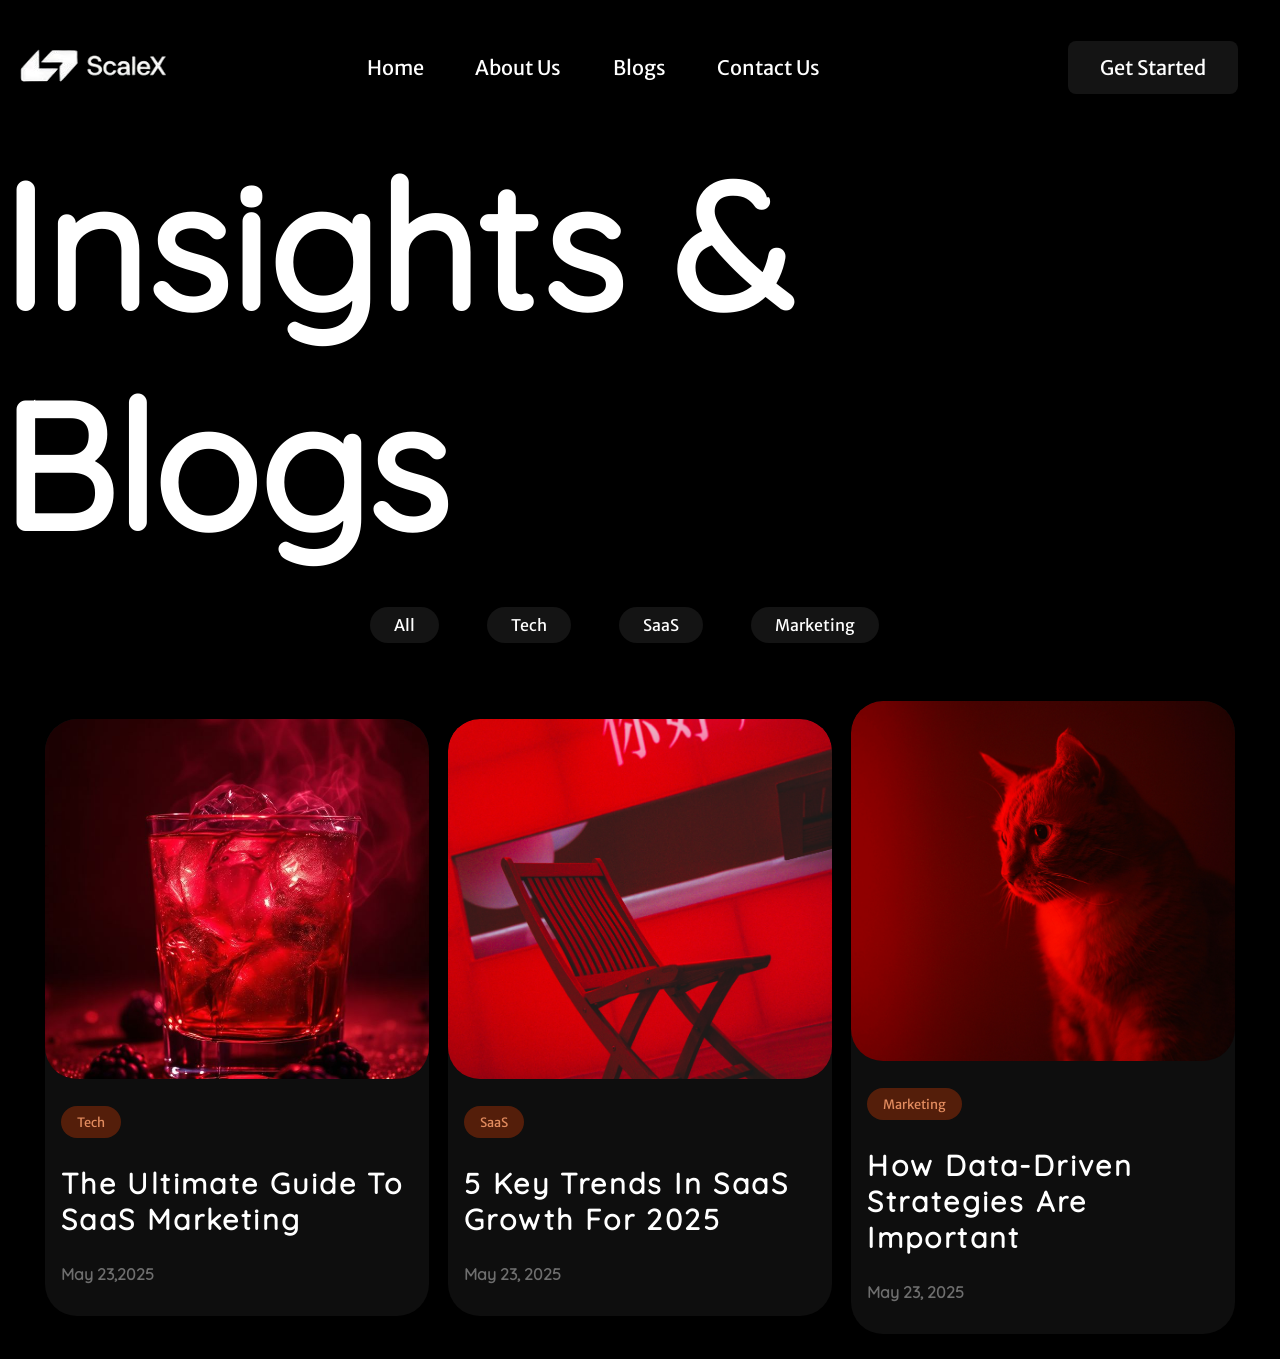
<file: task 3/easy/easy-1/index.html>
<!DOCTYPE html>
<html lang="en">
<head>
    <meta charset="UTF-8">
    <meta name="viewport" content="width=device-width, initial-scale=1.0">
    <title>ScaleX</title>
    <link rel="stylesheet" href="./style.css">
</head>
<body>
    <header class="header">
        <nav class="nav-bar">
            <div class="logo">
                <img src="./images/scaleX-logo.png" alt="scaleX logo">
            </div>
            <div class="nav-links">
                <a href="#">Home</a>
                <a href="#">About Us</a>
                <a href="#">Blogs</a>
                <a href="#">Contact Us</a>
            </div>
            <div class="nav-button">
                <button>Get Started</button>
            </div>
        </nav>
        <main class="main">
            <section class="hero">
                <h1 class="hero-text">
                    Insights & Blogs
                </h1>
            </section>

            <section class="category">
                <button>All</button>
                <button>Tech</button>
                <button>SaaS</button>
                <button>Marketing</button>
            </section>

            <section class="cards">
                <div class="card">
                    <img src="./images/card-1.jfif" alt="SaaS Marketing">
                    <button>Tech</button>
                    <h3>The Ultimate Guide To SaaS Marketing</h3>
                    <h5>May 23,2025</h5>
                </div>

                <div class="card">
                    <img src="./images/card-2.jpg" alt="Key Trends in SaaS">
                    <button>SaaS</button>
                    <h3>5 Key Trends In SaaS Growth For 2025</h3>
                    <h5>May 23, 2025</h5>
                </div>

                <div class="card">
                    <img src="./images/card-3.jpg" alt="Data-Driven Strategies">
                    <button>Marketing</button>
                    <h3>How Data-Driven Strategies Are Important</h3>
                    <h5>May 23, 2025</h5>
                </div>
            </section>
        </main>
    </header>
</body>
</html>
</file>
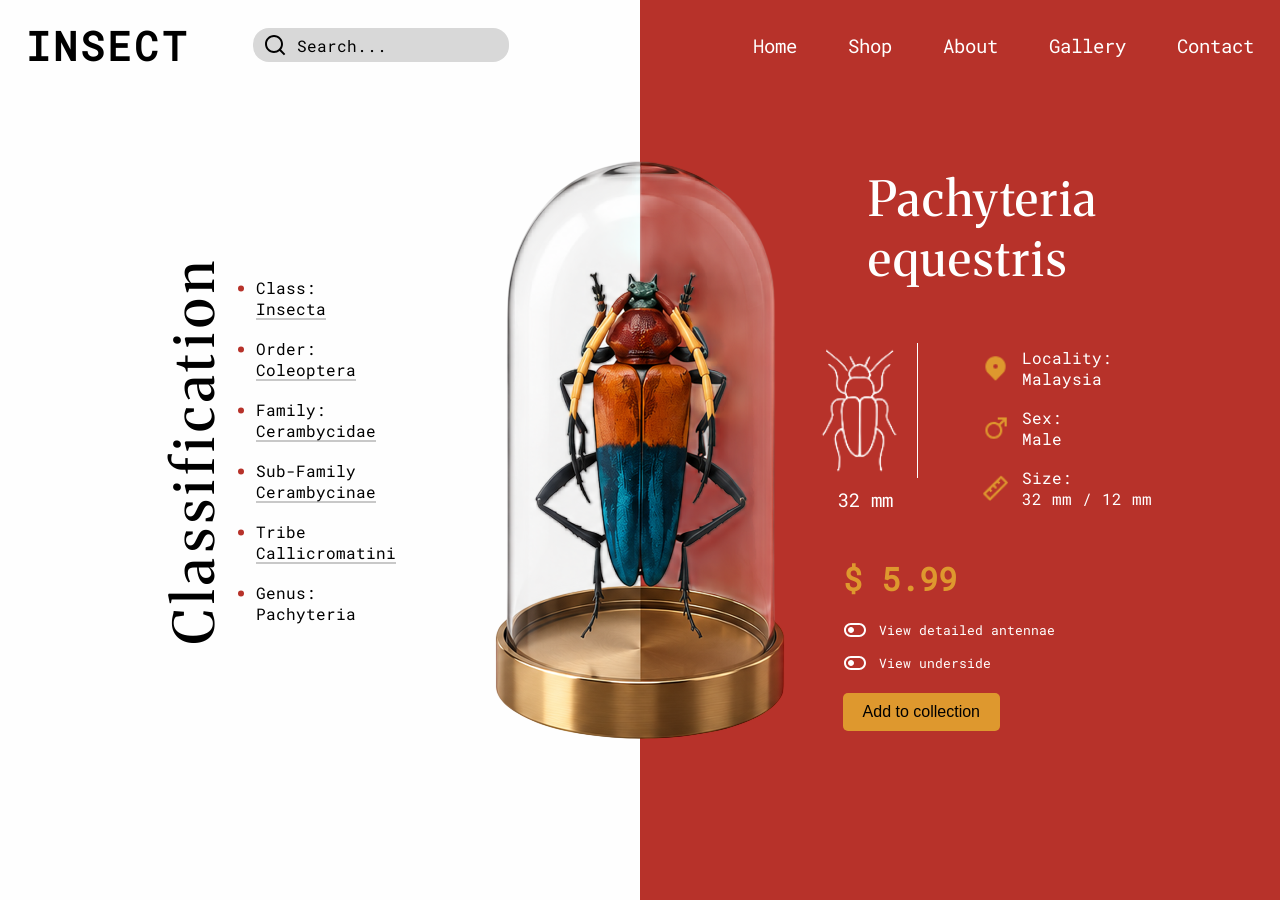
<file: task 3/hard/hard-1/index.html>
<!doctype html>
<html lang="en">
  <head>
    <meta charset="UTF-8" />
    <meta name="viewport" content="width=device-width, initial-scale=1.0" />
    <title>Insect</title>

    <link rel="stylesheet" href="./style.css" />
  </head>
  <body>
    <img
      class="insimg"
      src="./images/Untitled-Photoroom-Photoroom.png"
      alt=""
    />
    <div class="left-bg"></div>
    <div class="right-bg"></div>
    <header class="header">
      <div class="title">
        <h1>INSECT</h1>
        <div class="search-bar">
          <img src="./images/search-line.png" alt="search logo" />
          <p>Search...</p>
        </div>
      </div>
      <nav class="nav-links">
        <a href="#">Home</a>
        <a href="#">Shop</a>
        <a href="#">About</a>
        <a href="#">Gallery</a>
        <a href="#">Contact</a>
      </nav>
    </header>

    <main>
      <section>
        <div class="classification">
          <h1>Classification</h1>
          <div class="specs">
            <ul>
              <li>Class: <br />Insecta</li>
              <li>Order: <br />Coleoptera</li>
              <li>Family: <br />Cerambycidae</li>
              <li>Sub-Family <br />Cerambycinae</li>
              <li>Tribe <br />Callicromatini</li>
              <li>Genus: <br />Pachyteria</li>
            </ul>
          </div>
        </div>
      </section>
      <section class="details">
        <h2>Pachyteria <br />equestris</h2>
        <div class="naming-specs">
          <div class="micro-container">
            <img class="micro" src="./images/micro pic-Photoroom.png" alt="" />
            <p>32 mm</p>
          </div>
          <div class="det-container">
            <div class="det">
              <img src="./images/map-pin-2-fill.png" alt="" />
              <p>Locality: <br />Malaysia</p>
            </div>

            <div class="det">
              <img src="./images/men-line.png" alt="" />
              <p>Sex: <br />Male</p>
            </div>

            <div class="det">
              <img src="./images/ruler-line.png" alt="" />
              <p>Size: <br />32 mm / 12 mm</p>
            </div>
          </div>
        </div>

        <div class="price">
          <h3>$ 5.99</h3>
          <div class="toggle">
            <p><img src="./images/toggle-line.png" alt="toggle">View detailed antennae</p>
            <p><img src="./images/toggle-line.png" alt="toggle">View underside</p>
          </div>
          <button>Add to collection</button>
        </div>
      </section>
    </main>
  </body>
</html>
</file>
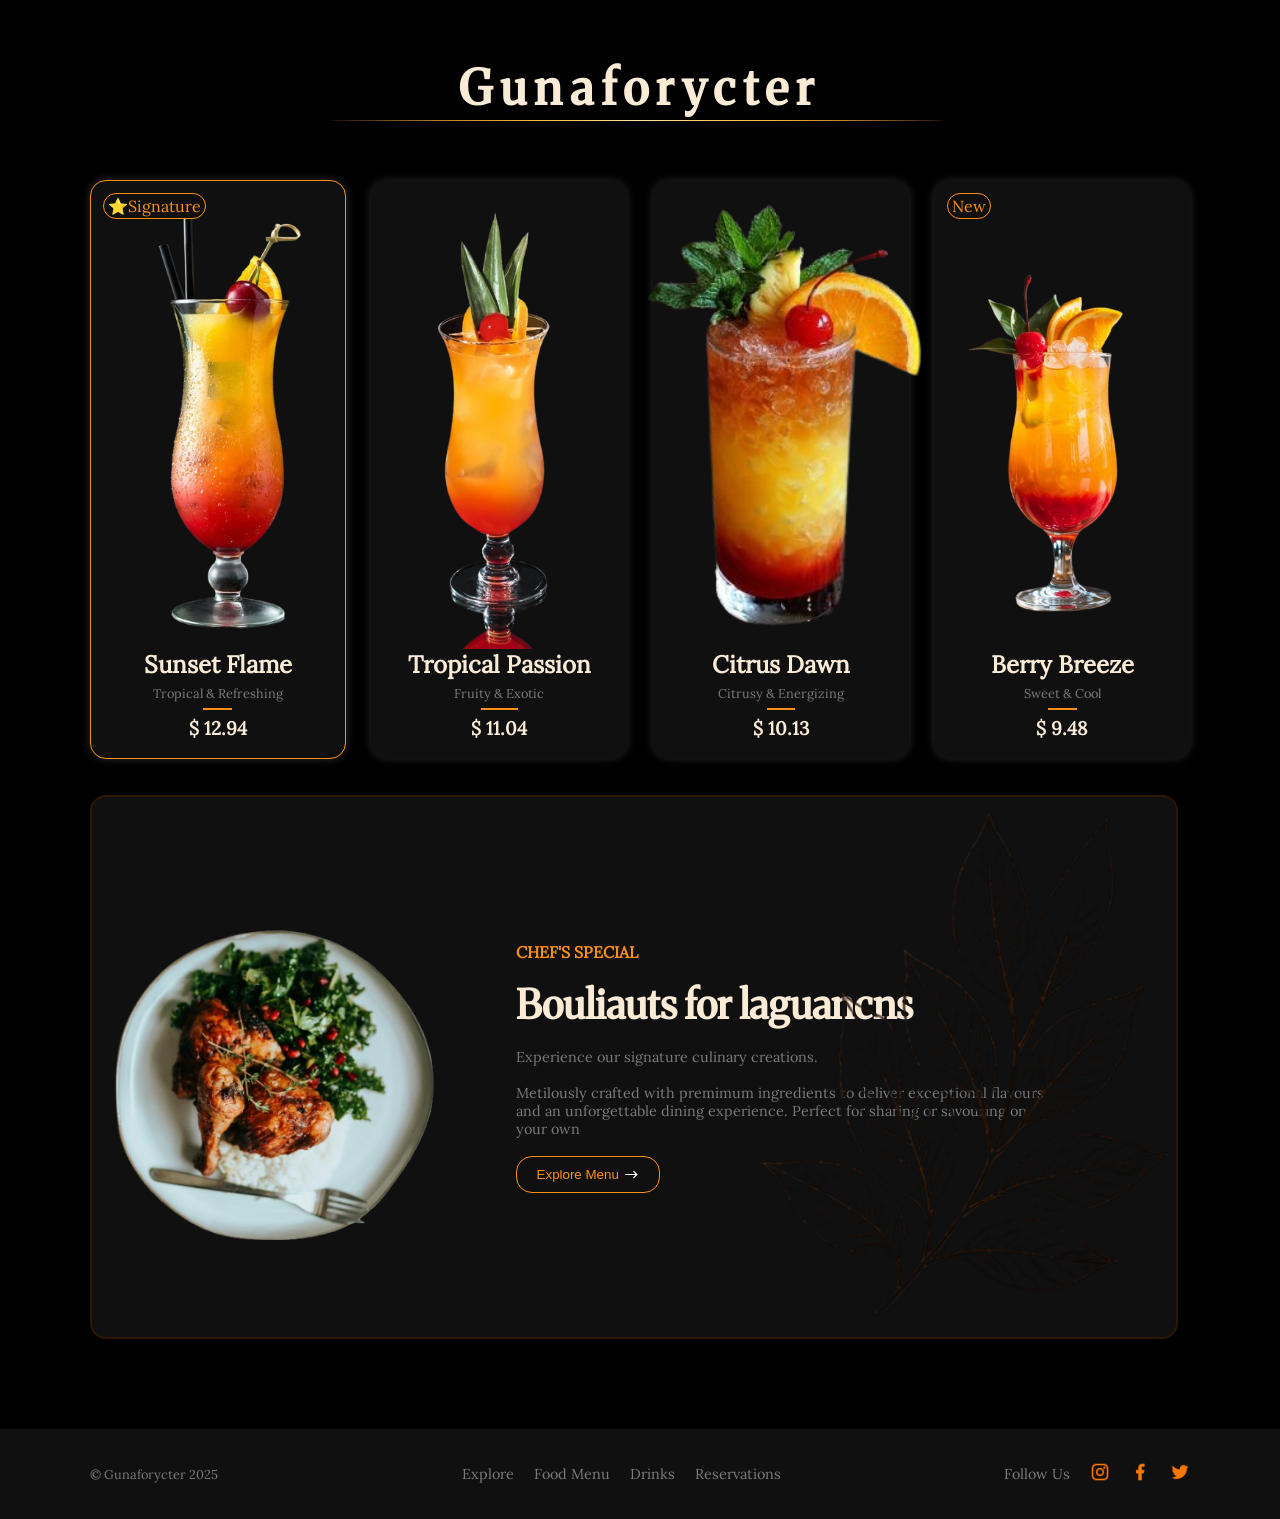
<file: task 3/medium/medium-1/index.html>
<!doctype html>
<html lang="en">
  <head>
    <meta charset="UTF-8" />
    <meta name="viewport" content="width=device-width, initial-scale=1.0" />
    <title>Gunaforycter</title>

    <link rel="stylesheet" href="./style.css" />
  </head>
  <body>
    <header class="header">
      <h1>Gunaforycter</h1>
      <img src="./images/hr.png" alt="separator line" />
    </header>

    <main>
      <section class="juice-cards-container">
        <div class="juice-card">
          <p class="signature">⭐Signature</p>
          <img
            class="juice-image"
            src="./images/sunset-flame.png"
            alt="sunset flame juice"
          />
          <div class="juice-desc">
            <h3 class="juice-name">Sunset Flame</h3>
            <h5 class="juice-description">Tropical & Refreshing</h5>
            <hr class="separator" />
            <h3 class="juice-price">$ 12.94</h3>
          </div>
        </div>

        <div class="juice-card">
          <img
            class="juice-image"
            src="./images/tropical-passion.png"
            alt="sunset flame juice"
          />
          <div class="juice-desc">
            <h3 class="juice-name">Tropical Passion</h3>
            <h5 class="juice-description">Fruity & Exotic</h5>
            <hr class="separator" />
            <h3 class="juice-price">$ 11.04</h3>
          </div>
        </div>

        <div class="juice-card">
          <img
            class="juice-image"
            src="./images/citrus-dawn.png"
            alt="sunset flame juice"
          />
          <div class="juice-desc">
            <h3 class="juice-name">Citrus Dawn</h3>
            <h5 class="juice-description">Citrusy & Energizing</h5>
            <hr class="separator" />
            <h3 class="juice-price">$ 10.13</h3>
          </div>
        </div>

        <div class="juice-card">
            <p class="signature">New</p>
          <img
            class="juice-image"
            src="./images/berry-breeze.png"
            alt="sunset flame juice"
          />
          <div class="juice-desc">
            <h3 class="juice-name">Berry Breeze</h3>
            <h5 class="juice-description">Sweet & Cool</h5>
            <hr class="separator" />
            <h3 class="juice-price">$ 9.48</h3>
          </div>
        </div>
      </section>

      <section class="special">
        <img class="dish-img" src="./images/Bouliauts-for-laguancns.png" alt="" />
        <div class="dish-desc">
          <h3>CHEF'S SPECIAL</h3>
          <h1>Bouliauts for laguancns</h1>
          <p>Experience our signature culinary creations.</p>
          <p>
            Metilously crafted with premimum ingredients to deliver exceptional
            flavours and an unforgettable dining experience. Perfect for sharing
            or savouring on your own
          </p>
          <button class="explore-menu-btn">Explore Menu<img src="./images/arrow-right-long-line.png" alt="arrow right"></button>
        </div>
        <img class="leaf" src="./images/leaf.png" alt="leaf decoration">
      </section>
    </main>

    <footer>
        <p class="copyright">&copy; Gunaforycter 2025</p>
        <div class="footer-links">
            <a href="#">Explore</a>
            <a href="#">Food Menu</a>
            <a href="#">Drinks</a>
            <a href="#">Reservations</a>
        </div>

        <div class="socialmedia-links">
            <p>Follow Us</p>
            <a href="https://instagram.com"><img src="./images/instagram-line.png" alt="Instagram"></a>
            <a href="https://facebook.com"><img src="./images/facebook-fill.png" alt="Facebook"></a>
            <a href="https://twitter.com"><img src="./images/twitter-fill.png" alt="Twitter"></a>
        </div>
    </footer>
  </body>
</html>
</file>
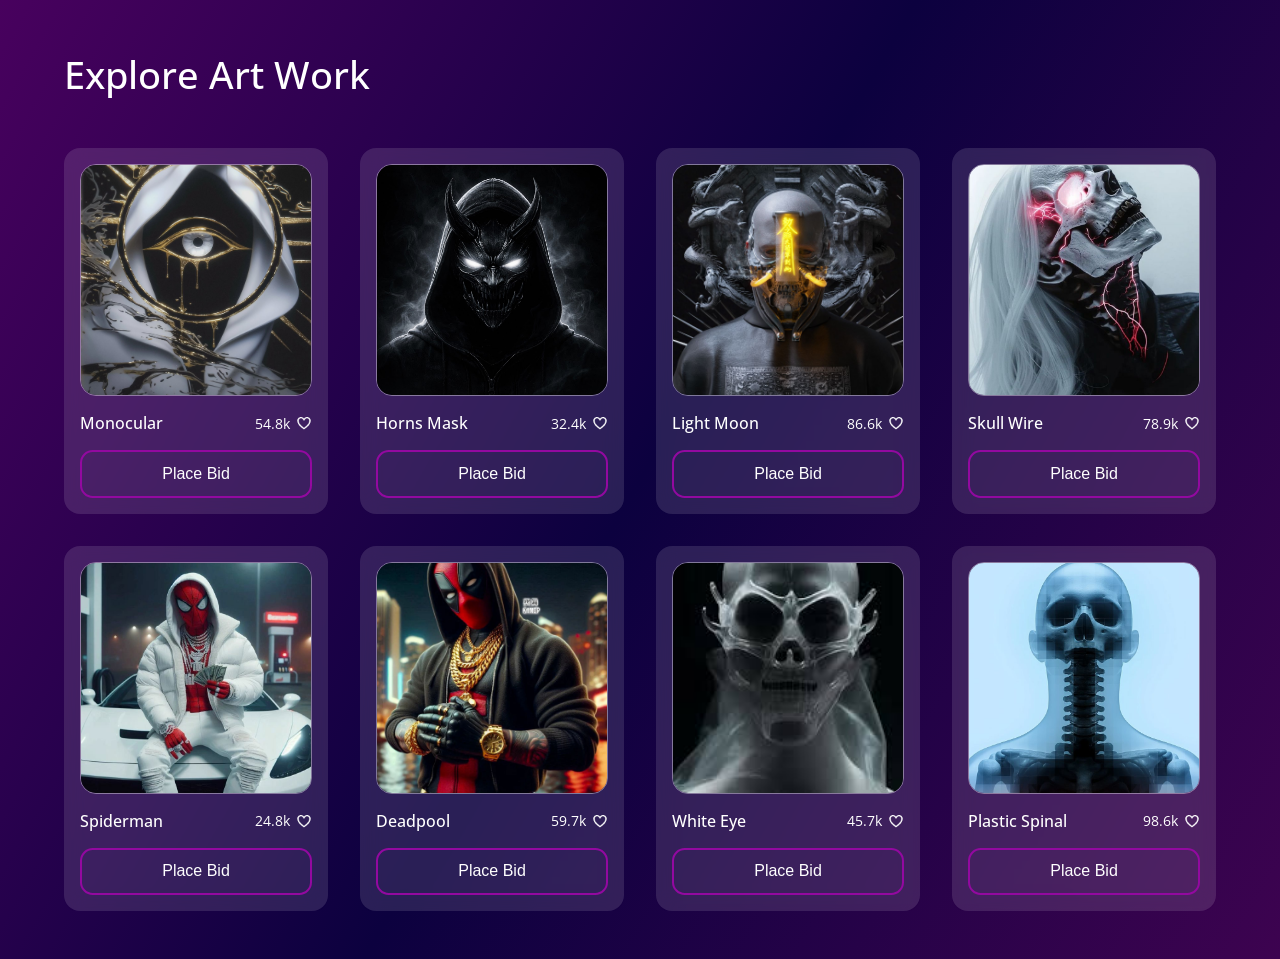
<file: task 4/easy/easy-1/index.html>
<!doctype html>
<html lang="en">
  <head>
    <meta charset="UTF-8" />
    <meta name="viewport" content="width=device-width, initial-scale=1.0" />
    <title>Explore Art Work</title>

    <link rel="stylesheet" href="./style.css" />
    <link rel="preconnect" href="https://fonts.googleapis.com" />
    <link rel="preconnect" href="https://fonts.gstatic.com" crossorigin />
    <link
      href="https://fonts.googleapis.com/css2?family=Open+Sans:ital,wght@0,300..800;1,300..800&display=swap"
      rel="stylesheet"
    />
  </head>
  <body>
    <main class="main">
      <h1>Explore Art Work</h1>
      <div class="cards-container">
        <div class="card">
          <img class="art-img" src="./images/card-1.jpg" alt="" />
          <div class="title-container">
            <h3 class="title">Monocular</h3>
            <p class="likes">
              54.8k
              <img src="./images/poker-hearts-line.png" alt="heart logo" />
            </p>
          </div>
          <button class="place-bid">Place Bid</button>
        </div>

        <div class="card">
          <img class="art-img" src="./images/card-2.jpg" alt="" />
          <div class="title-container">
            <h3 class="title">Horns Mask</h3>
            <p class="likes">
              32.4k
              <img src="./images/poker-hearts-line.png" alt="heart logo" />
            </p>
          </div>
          <button class="place-bid">Place Bid</button>
        </div>

        <div class="card">
          <img class="art-img" src="./images/card-3.jpg" alt="" />
          <div class="title-container">
            <h3 class="title">Light Moon</h3>
            <p class="likes">
              86.6k
              <img src="./images/poker-hearts-line.png" alt="heart logo" />
            </p>
          </div>
          <button class="place-bid">Place Bid</button>
        </div>

        <div class="card">
          <img class="art-img" src="./images/card-4.jfif" alt="" />
          <div class="title-container">
            <h3 class="title">Skull Wire</h3>
            <p class="likes">
              78.9k
              <img src="./images/poker-hearts-line.png" alt="heart logo" />
            </p>
          </div>
          <button class="place-bid">Place Bid</button>
        </div>

        <div class="card">
          <img class="art-img" src="./images/card-5.jfif" alt="" />
          <div class="title-container">
            <h3 class="title">Spiderman</h3>
            <p class="likes">
              24.8k
              <img src="./images/poker-hearts-line.png" alt="heart logo" />
            </p>
          </div>
          <button class="place-bid">Place Bid</button>
        </div>

        <div class="card">
          <img class="art-img" src="./images/card-6.jpg" alt="" />
          <div class="title-container">
            <h3 class="title">Deadpool</h3>
            <p class="likes">
              59.7k
              <img src="./images/poker-hearts-line.png" alt="heart logo" />
            </p>
          </div>
          <button class="place-bid">Place Bid</button>
        </div>

        <div class="card">
          <img class="art-img" src="./images/card-7.jfif" alt="" />
          <div class="title-container">
            <h3 class="title">White Eye</h3>
            <p class="likes">
              45.7k
              <img src="./images/poker-hearts-line.png" alt="heart logo" />
            </p>
          </div>
          <button class="place-bid">Place Bid</button>
        </div>

        <div class="card">
          <img class="art-img" src="./images/card-8.jfif" alt="" />
          <div class="title-container">
            <h3 class="title">Plastic Spinal</h3>
            <p class="likes">
              98.6k
              <img src="./images/poker-hearts-line.png" alt="heart logo" />
            </p>
          </div>
          <button class="place-bid">Place Bid</button>
        </div>
      </div>
    </main>
  </body>
</html>
</file>
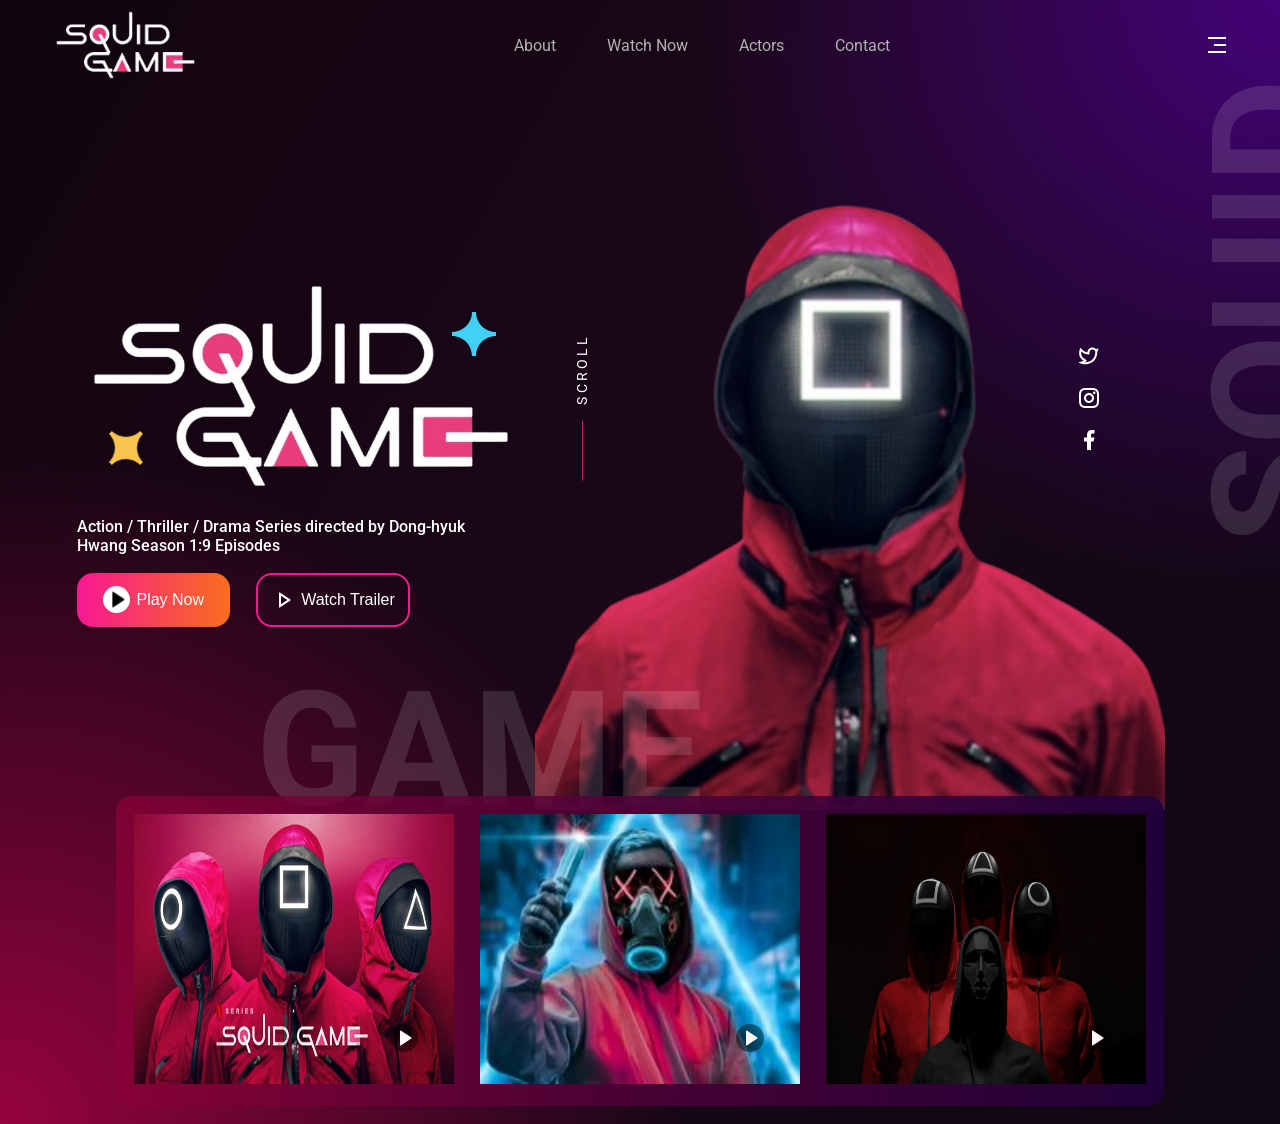
<file: task 4/easy/easy-2/index.html>
<!doctype html>
<html lang="en">
  <head>
    <meta charset="UTF-8" />
    <meta name="viewport" content="width=device-width, initial-scale=1.0" />
    <title>Squid Game</title>

    <link rel="preconnect" href="https://fonts.googleapis.com" />
    <link rel="preconnect" href="https://fonts.gstatic.com" crossorigin />
    <link
      href="https://fonts.googleapis.com/css2?family=Roboto:ital,wght@0,100..900;1,100..900&display=swap"
      rel="stylesheet"
    />

    <link rel="stylesheet" href="./style.css" />
  </head>
  <body>
    <header>
      <nav>
        <img class="logo" src="./images/logo.png" alt="logo" />
        <div class="nav-links">
          <a href="#">About</a>
          <a href="#">Watch Now</a>
          <a href="#">Actors</a>
          <a href="#">Contact</a>
        </div>
        <img class="menu-icon" src="./images/menu-3-line.png" alt="menu icon" />
      </nav>
    </header>

    <main>
      <div class="hero">
        <div class="hero-left">
          <div class="logo-container">
            <img class="blue-star" src="./images/shining-fillBlue.png" alt="">
            <img class="yellow-star" src="./images/shining-fillYellow.png" alt="">
            <img class="logo-img" src="./images/logo.png" alt="logo" />
          </div>
          <p class="hero-text">
            Action / Thriller / Drama Series directed by Dong-hyuk Hwang Season
            1:9 Episodes
          </p>

          <div class="hero-btn">
            <button class="play-now-btn">
              <img src="./images/play-fill-black.png" alt="play black" />Play
              Now
            </button>
            <button class="watch-btn">
              <img src="./images/play-line.png" alt="play icon" />Watch Trailer
            </button>
          </div>
        </div>

        <div class="squid-character-container">
          <img
            class="squid-character"
            src="./images/squid-character.png"
            alt="squid character"
          />
          <div class="socialmedia-icons">
            <img src="./images/twitter-line.png" alt="Twitter" />
            <img src="./images/instagram-line.png" alt="Instagram" />
            <img src="./images/facebook-fill.png" alt="Facebook" />
          </div>
          <div class="scroll">
            <hr />
            <p>SCROLL</p>
          </div>
        </div>
      </div>

      <h5 class="game-text">GAME</h5>
      <h5 class="squid-text">SQUID</h5>

      <div class="card-container">
        <div class="card">
          <img
            class="squid-game-img"
            src="./images/squid-1.jfif"
            alt="squid game image"
          />
          <img
            class="play-btn"
            src="./images/play-fill-white.png"
            alt="play btn white"
          />
        </div>

        <div class="card">
          <img
            class="squid-game-img"
            src="./images/squid-2.jpg"
            alt="squid game image"
          />
          <img
            class="play-btn"
            src="./images/play-fill-white.png"
            alt="play btn white"
          />
        </div>

        <div class="card">
          <img
            class="squid-game-img"
            src="./images/squid-3.jfif"
            alt="squid game image"
          />
          <img
            class="play-btn"
            src="./images/play-fill-white.png"
            alt="play btn white"
          />
        </div>
      </div>
    </main>
  </body>
</html>
</file>
<file: task 3/easy/easy-1/style.css>
@font-face {
  font-family: qsand;
  src: url(./fonts/Quicksand-Regular.ttf);
}
@font-face {
  font-family: sans;
  src: url(./fonts/MerriweatherSans-Regular.ttf);
}
* {
  margin: 0;
  padding: 0;
  box-sizing: border-box;
}

html,
body {
  height: 100%;
  width: 100%;
  background-color: #000000;
  color: #ffffff;
  font-family: qsand;
}

.nav-bar {
  height: 15vh;
  width: 100%;
  display: flex;
  align-items: center;
  justify-content: space-between;
  padding: 5px 10px;
}

.nav-links {
  display: flex;
  gap: 4vw;
  margin-right: 5vw;
}

.nav-links a {
  text-decoration: none;
  color: #fefefe;
  font-size: 1.25rem;
  font-family: sans;
  font-weight: 100;
}

.nav-button button {
  padding: 0.9rem 2rem;

  background-color: #141414;
  color: #fefefe;

  font-size: 1.25rem;
  font-family: sans;

  border: none;
  border-radius: 0.5rem;

  cursor: pointer;

  display: flex;
  align-items: center;
  justify-content: center;

  margin-right: 2rem;

  transition: all 0.3s ease;
}

.nav-button button:hover {
  transform: translateY(-2px);
}

.main {
  display: flex;
  flex-direction: column;
  gap: 2rem;
}

.hero {
  display: flex;
  align-items: center;
  justify-content: center;
}

.hero-text {
  font-size: 11rem;
}

.category {
  display: flex;
  align-items: center;
  justify-content: center;
  gap: 1rem;
}

.category button {
  padding: 0.5rem 1.5rem;

  background-color: #141414;
  color: #fefefe;

  font-size: 1rem;
  font-family: sans;

  border: none;
  border-radius: 4rem;

  cursor: pointer;

  display: flex;
  align-items: center;
  justify-content: center;

  margin-right: 2rem;

  transition: all 0.3s ease;
}

.category button:hover {
  transform: translateY(-2px);
}

.cards {
  display: flex;
  align-items: center;
  justify-content: space-evenly;
  margin: 2vw;
}

.card {
  min-height: 60vh;
  width: 30vw;
  border-radius: 2rem;
  display: flex;
  flex-direction: column;
  align-items: start;
  gap: 3vh;
  background-color: #0e0e0e;
  overflow: hidden;

  transition: all 0.3s ease;
}

.card:hover {
  transform: scale(1.05);
}

.card img {
  height: 40vh;
  width: 100%;
  object-fit: cover;
  border-radius: 2rem;
  transition: all 0.3s ease;
}

.card img:hover {
  transform: scale(1.05);
}

.card button {
  padding: 0.5rem 1rem;

  background-color: #541e0a;
  color: #e38c5f;

  font-size: 0.8rem;
  font-family: sans;

  border: none;
  border-radius: 4rem;

  cursor: pointer;

  display: flex;
  align-items: center;
  justify-content: center;

  margin-left: 1rem;

  transition: all 0.3s ease;
}


.card button:hover {
  transform: translateY(-2px);
}

.card h3 {
    margin-left: 1rem;
    font-size: 1.8rem;
    letter-spacing: 0.15rem;
}

.card h5 {
    font-size: 1rem;
    color:#6e6e6e;
    margin-left: 1rem;
    margin-bottom: 2rem;
}
</file>
<file: task 3/hard/hard-1/style.css>
@font-face {
    font-family: mono;
    src: url(./fonts/RobotoMono-Regular.ttf);
}

@font-face {
    font-family: merri;
    src: url(./fonts/Merriweather_120pt-Medium.ttf);
}

* {
    margin: 0;
    padding: 0;
    box-sizing: border-box;
}

html,
body {
    height: 100vh;
    width: 100vw;
    font-family: mono;
    overflow: hidden;
}

.insimg {
    position: absolute;
    left: 50%;
    top: 50%;
    transform: translate(-50%,-50%);
}

.left-bg {
    position: fixed;
    top: 0;
    left: 0;
    width: 50vw;
    height: 100vh;
    background-color: #fefefe;
    z-index: -1;
}

.right-bg {
    position: fixed;
    top: 0;
    right: 0;
    width: 50vw;
    height: 100vh;
    background-color: #b7322a;
    z-index: -1;
}

.header {
    height: 10vh;
    margin: 0vh 2vw;
    display: flex;
    align-items: center;
    justify-content: space-between;
    padding: 20px 0;
}

.title {
    display: flex;
    align-items: center;
    justify-content: space-evenly;
    gap: 5vw;
}

.title h1 {
    font-size: 2.5rem;
    letter-spacing: 0.2rem;
    font-weight: 600;
}

.search-bar {
    display: flex;
    align-items: center;
    gap: 10px;
    background-color: #fff;
    padding: 5px 10px;
    height: auto;
    width: 20vw;
    border-radius: 5px;
    border: none;
    border-radius: 1rem;
    background-color: #d8d8d8;
}

.nav-links {
    display: flex;
    align-items: center;
    justify-content: space-evenly;
    gap: 4vw;
}

.nav-links a {
    text-decoration: none;
    color: #fff;
    font-size: 1.2rem;
    font-weight: 500;
    transition: color 0.3s ease;
}

main {
    display: flex;
    align-items: center;
    justify-content: space-between;
    height: 80vh;
}


.classification {
    display: flex;
    align-items: center;
    justify-content: center;
    height: 80vh;
    width: 50%;
    position: relative;
    background-color: rgb(16, 11, 58);
    z-index: 10;
}

.classification h1 {
    position: absolute;
    left: 0;
    top: 50%;
    transform: translateY(-50%) rotate(270deg);
    font-size: 3.5rem;
    font-family: merri;
    font-weight: 400;
    letter-spacing: 0.3rem;
    padding: 0;
    margin: 0;   
}

.specs ul{
    position: absolute;
    left: 20vw;
    top: 50%;
    transform:translateY(-50%);
    display: flex;
    flex-direction: column;
    align-items: start;
    list-style: disc;

    gap: 2vh;
    width: 5vw;
}

.specs ul li {
    border-bottom: 1px solid #929292;
}

.specs ul li::marker{
    color: #b7322a;
}

.specs ul li:last-child {
    border-bottom: none;
}

.details {
    display: flex;
    flex-direction: column;
    align-items: center;
    justify-content: center;
    position: relative;
    right: 10%;
}

.details h2 {
    font-size: 3rem;
    font-family: merri;
    font-weight: 400;
    letter-spacing: 0.1rem;
    margin-bottom: 1vh;
    color: #fff;
}

.naming-specs {
    position: relative;
    display: flex;
    align-items: center;
    justify-content: center;
    gap: 5vw;
    margin-top: 5vh;
}

.micro-container {
    display: flex;
    flex-direction: column;
    align-items: center;
    justify-content: center;
    gap: 1vh;
}
.micro {
    height: 15vh;
    padding-right: 1vw;
    border-right: 1px solid #fff;
}

.micro-container p {
    font-size: 1.2rem;
    color: #fff;
}

.det-container {
    display: flex;
    flex-direction: column;
    align-items: start;
    justify-content: center;
    gap: 2vh;
}


.det {
    display: flex;
    align-items: center;
    justify-content: center;
    gap: 1vw;
}

.det img {
    height: 3vh;
}

.det p {
    font-size: 1rem;
    color: #fff;
    font-weight: 100;
}

.price {
    position: relative;
    left: -10%;
    display: flex;
    flex-direction: column;
    align-items: start;
    justify-content: center;
    gap: 2vh;
    margin-top: 5vh;
}

.price h3 {
    font-size: 2rem;
    color: #de982e;
    font-weight: 900;
}

.toggle {
    display: flex;
    flex-direction: column;
    align-items: start;
    justify-content: center;
    gap: 1vh;
}

.toggle p {
    display: flex;
    align-items: center;
    justify-content: center;
    gap: 1vw;
    font-size: 0.8rem;
    color: #fff;
}

.price button {
    padding: 10px 20px;
    font-size: 1rem;
    color: #000;
    background-color: #de982e;
    border: none;
    border-radius: 5px;
    cursor: pointer;
    transition: background-color 0.3s ease;
}
</file>
<file: task 3/medium/medium-1/style.css>
@font-face {
  font-family: merri;
  src: url(./fonts/Merriweather_120pt-Medium.ttf);
}
@font-face {
  font-family: lora;
  src: url(./fonts/Lora-Regular.ttf);
}



* {
  margin: 0;
  padding: 0;
  box-sizing: border-box;
}

html,
body {
  height: 100%;
  width: 100%;
  background-color: #000000;
  color: antiquewhite;
  font-family: lora;
}

.header {
  height: 20vh;
  width: 100%;
  display: flex;
  flex-direction: column;
  align-items: center;
  justify-content: center;
}

.header h1 {
  font-family: merri;
  font-size: 3rem;
  letter-spacing: 0.5rem;
}

.header img {
  height: 5px;
  width: 50vw;
}

.juice-cards-container {
  display: flex;
  justify-content: center;
  align-items: center;
  gap: 2vw;
}

.juice-card {
    position: relative;
  min-height: 50vh;
  width: 20vw;
  display: flex;
  flex-direction: column;
  justify-content: center;
  align-items: center;
  background-color: #111010;
  padding: 2vh 1vw;
  border-radius: 1rem;
  box-shadow: 0 0 10px #2e2c2c;
}

.signature {
    position: absolute;
    left: 5%;
    top: 2%;
    padding: 2px 4px;
    border: 1px solid #fa9016;
    border-radius: 1rem;
    color: #fa9016;
}

.juice-image {
    height: 50vh;
    width: auto;
    object-fit:fill;
}

.juice-desc {
    display: flex;
    align-items: center;
    flex-direction: column;
    justify-content: center;
    gap: 5px;
}

.juice-name {
    font-size: 1.5rem;
}

.juice-description {
    font-size: 0.8rem;
    text-align: center;
    font-weight: 100;
    color: #7c7a7a;
}

.separator {
    width: 20%;
    height: 2px;
    margin: 1px;
    border: 1px solid #fa9016;
}

.juice-card:nth-child(1) {
    border: 1px solid #fa9016;
}


.special {
    position: relative;
    margin: 4vh 7vw;
    margin-bottom: 10vh;
    display: flex;
    justify-content: start;
    align-items: center;
    gap: 5vw;
    min-height: 60vh;
    width: 85vw;
    background-color: #111010;
    border: 2px solid #2c1800;
    border-radius: 1rem;
    overflow:hidden;
}

.dish-img {
    height: 60vh;
    width: auto;
}

.dish-desc {
    display: flex;
    flex-direction: column;
    justify-content: center;
    align-items: start;
    gap: 2vh;
    height: 100%;
    width: 50%;
}

.dish-desc h3 {
    font-size: 1rem;
    color: #fa9016;
}

.dish-desc h1 {
    font-family: merri;
    font-size: 2.5rem;
}

.dish-desc p {
    font-size: 0.9rem;
    color: #7c7a7a;
    font-weight: 100;
}   

.explore-menu-btn {
    display: flex;
    align-items: center;
    gap: 5px;
    padding: 10px 20px;
    background-color: transparent;
    border: 1px solid #fa9016;
    border-radius: 1rem;
    color: #fa9016;
    font-weight: 500;
}

.explore-menu-btn img {
    height: 15px;
    width: auto;
    color: white;
}

.leaf {
    position: absolute;
    right: 0;
    bottom: 0;
    height: 60vh;
    width: auto;
}


footer {
    height: 10vh;
    width: 100%;
    padding: 0 7vw;
    display: flex;
    justify-content: space-between;
    align-items: center;
    background-color: #111010;
}

.copyright {
    font-size: 0.8rem;
    color: #7c7a7a;
    margin-right: 20px;
}

.footer-links {
    display: flex;
    align-items: center;
    gap: 20px;
}

.footer-links a {
    text-decoration: none;
    font-size: 0.9rem;
    color: #7c7a7a;
}

.socialmedia-links {
    display: flex;
    align-items: center;
    gap: 20px;
}

.socialmedia-links p {
    font-size: 0.9rem;
    color: #7c7a7a;
}

.socialmedia-links a img {
    height: 20px;
    width: auto;
    color: white;
}
</file>
<file: task 4/easy/easy-1/style.css>
/* =========================
   Reset
========================= */

*,
*::before,
*::after {
  margin: 0;
  padding: 0;
  box-sizing: border-box;
}

/* =========================
   Base
========================= */

html,
body {
  width: 100%;
  min-height: 100vh;

  font-family: "Open Sans", sans-serif;

  background: linear-gradient(
    120deg,
    #48015e,
    #0c013f,
    #3d0350
  );
}

/* =========================
   Main Layout
========================= */

.main {
  min-height: 100vh;

  display: flex;
  flex-direction: column;
  align-items: center;

  padding: 3rem 5vw;
}

.main h1 {
  width: 100%;

  font-size: clamp(2rem, 3vw, 3rem);
  font-weight: 500;

  color: #fff;

  margin-bottom: 3rem;
}

/* =========================
   Cards Container
========================= */

.cards-container {
  width: 100%;

  display: grid;

  /* Responsive Grid */
  grid-template-columns: repeat(
    auto-fit,
    minmax(220px, 1fr)
  );

  gap: 2rem;
}

/* =========================
   Card
========================= */

.card {
  padding: 1rem;

  border-radius: 1rem;

  background-color: rgba(255, 255, 255, 0.12);

  backdrop-filter: blur(10px);

  display: flex;
  flex-direction: column;

  gap: 1rem;

  transition:
    transform 0.3s ease,
    background-color 0.3s ease;
}

.card:hover {
  transform: translateY(-6px);

  background-color: rgba(255, 255, 255, 0.18);
}

/* =========================
   Artwork Image
========================= */

.art-img {
  width: 100%;
  aspect-ratio: 1 / 1;

  object-fit: cover;

  border-radius: 1rem;

  border: 1px solid rgba(255, 255, 255, 0.4);
}

/* =========================
   Title Section
========================= */

.title-container {
  display: flex;
  align-items: center;
  justify-content: space-between;

  gap: 1rem;
}

.title {
  font-size: 1rem;
  font-weight: 500;

  color: #fff;
}

.likes {
  display: flex;
  align-items: center;

  gap: 0.4rem;

  font-size: 0.85rem;

  color: #fff;
}

.likes img {
  width: 16px;
  height: 16px;

  object-fit: contain;
}

/* =========================
   Button
========================= */

.place-bid {
  padding: 0.8rem 1rem;

  background: transparent;

  border: 2px solid #9309a0;
  border-radius: 0.8rem;

  color: #fff;

  font-size: 1rem;
  font-weight: 500;

  cursor: pointer;

  transition:
    background-color 0.3s ease,
    transform 0.3s ease;
}

.place-bid:hover {
  background-color: #9309a0;

  transform: scale(1.03);
}
</file>
<file: task 4/easy/easy-2/style.css>
* {
  margin: 0;
  padding: 0;
  box-sizing: border-box;
}

html,
body {
  min-height: 100%;
  width: 100%;
  color: #fff;
  font-family: "Roboto";
  overflow-x: hidden;
}

body {
  background:
    radial-gradient(
      circle at top right,
      rgba(87, 0, 160, 0.7),
      transparent 35%
    ),
    radial-gradient(
      circle at bottom left,
      rgba(255, 0, 98, 0.55),
      transparent 40%
    ),
    linear-gradient(120deg, #12050f, #1a0718, #0f0713);

  background-repeat: no-repeat;
}

nav {
  height: 10vh;
  width: 100%;
  display: flex;
  align-items: center;
  justify-content: space-between;
  padding: 1vh 4vw;
}

.logo {
  height: 8vh;
}

.nav-links {
  display: flex;
  gap: 4vw;
}

.nav-links a {
  text-decoration: none;
  color: #b1b1b1;
  font-size: 1rem;
}

.nav-links a:hover {
  color: #fff;
}

.menu-icon:hover {
  transform: scale(1.2);
}

.hero {
  min-height: 40vh;
  width: 100%;
  display: flex;
  align-items: center;
  justify-content: space-between;
  padding: 0 4vw;
}

.hero-left {
  height: 100%;
  width: 35vw;
  display: flex;
  flex-direction: column;
  gap: 2vh;
  padding: 1vh 2vw;
}

.logo-container {
    position:relative;
}

.blue-star {
    position: absolute;
    top: 15%;
    right: 0;
    transform: translateX(50%);
}

.yellow-star {
    position: absolute;
    bottom: 3vh;
    left: 2vw;
    transform: rotate(45deg);
}

.logo-img {
  width: 35vw;
}

.hero-text {
  font-size: 1rem;
  font-weight: 500;
}

.hero-btn {
  display: flex;
  align-items: center;
  justify-content: start;
  gap: 2vw;
}

.play-now-btn {
  display: flex;
  align-items: center;
  justify-content: center;
  gap: 0.5vw;
  height: 6vh;
  width: 12vw;
  border: none;
  border-radius: 1rem;
  color: #fff;
  font-size: 1rem;
  background: linear-gradient(to right, #f71892, #fa6e1d);
}

.play-now-btn img {
  height: 3vh;
  width: 3vh;
  padding: 1px;
  border-radius: 50%;
  background-color: #fff;
}

.watch-btn {
  display: flex;
  align-items: center;
  justify-content: center;
  gap: 0.5vw;
  height: 6vh;
  width: 12vw;
  border: 2px solid #f71892;
  border-radius: 1rem;
  color: #fff;
  font-size: 1rem;
  background: transparent;
}

.squid-character-container {
  position: relative;
  padding-right: 5vw;
  margin-bottom: 10vh;
}

.squid-character {
  height: 70vh;
  position: relative;
  top: 10vh;
}

.socialmedia-icons {
  position: absolute;
  right: 10vw;
  top: 40%;
  display: flex;
  flex-direction: column;
  gap: 2vh;
}

.scroll {
  position: absolute;

  left: -2vw;
  top: 50%;

  transform: translateY(-50%) rotate(-90deg);

  display: flex;
  align-items: center;

  gap: 1rem;
}

.scroll p {
  font-size: 0.9rem;

  color: #ffffff;

  letter-spacing: 0.2rem;
}

.scroll hr {
  width: 60px;
  height: 1px;

  border: none;

  background-color: #ff2b7a;

  opacity: 0.8;
}

main {
  position: relative;
  display: flex;
  flex-direction: column;
  align-items: center;
}

main h5 {
  position: absolute;
  font-size: 10rem;
}

.game-text {
  left: 20vw;
  top: 63vh;
  color: #ffffff20;
}

.squid-text {
  transform: rotate(270deg);
  right: -14rem;
  top: 10vw;
  color: #ffffff20;
}

.card-container {
  min-height: 30vh;
  min-width: 80vw;
  display: flex;
  align-items: center;
  gap: 2vw;
  background: linear-gradient(
    to right,
    rgba(138, 1, 53, 0.753),
    rgba(33, 0, 59, 0.938)
  );
  padding: 2vh 2vw;
  border-radius: 1rem;
  position: relative;
  top: -2vh;
  padding: 2vmin;
}

.card {
  position: relative;
}

.squid-game-img {
  height: 30vh;
  width: 25vw;
}

.play-btn {
  position: absolute;
  bottom: 4vmin;
  right: 4vmin;
  background-color: #00000071;
  padding: 2px;
  border-radius: 50%;
}
</file>
